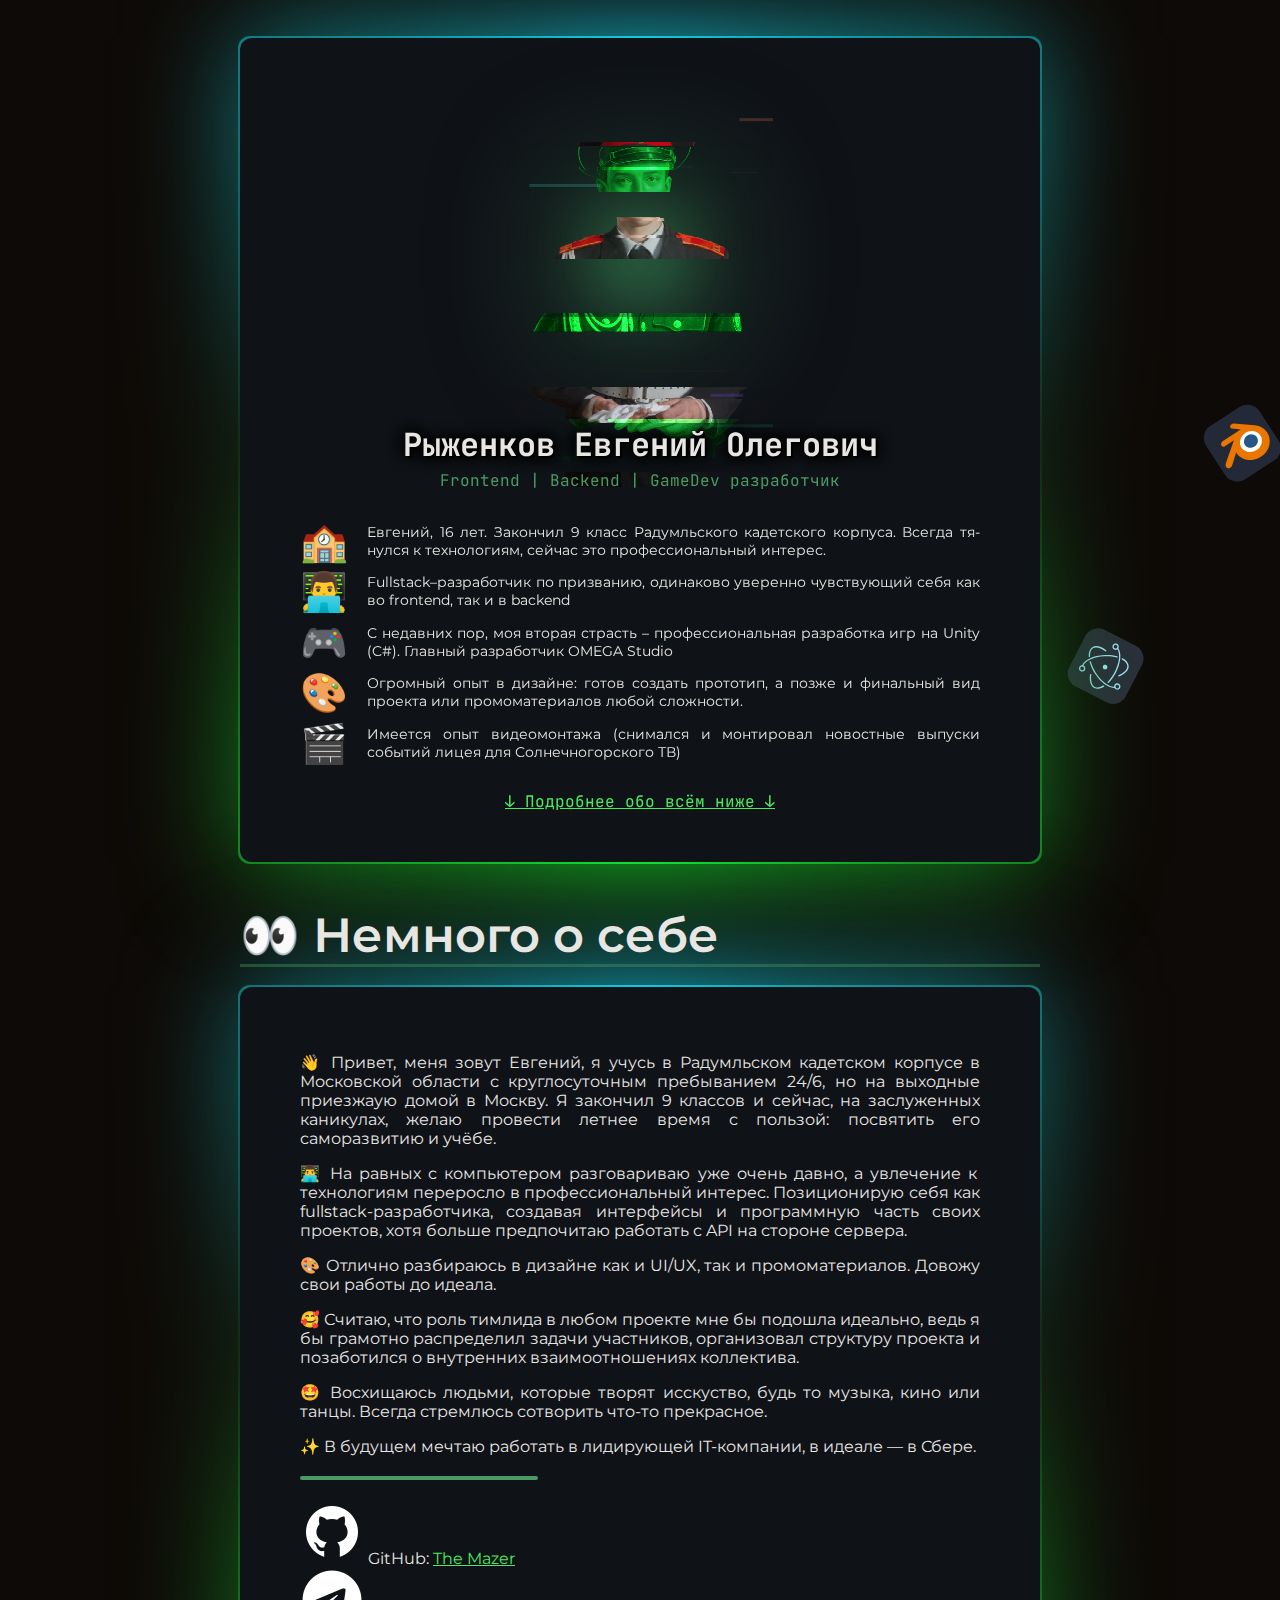
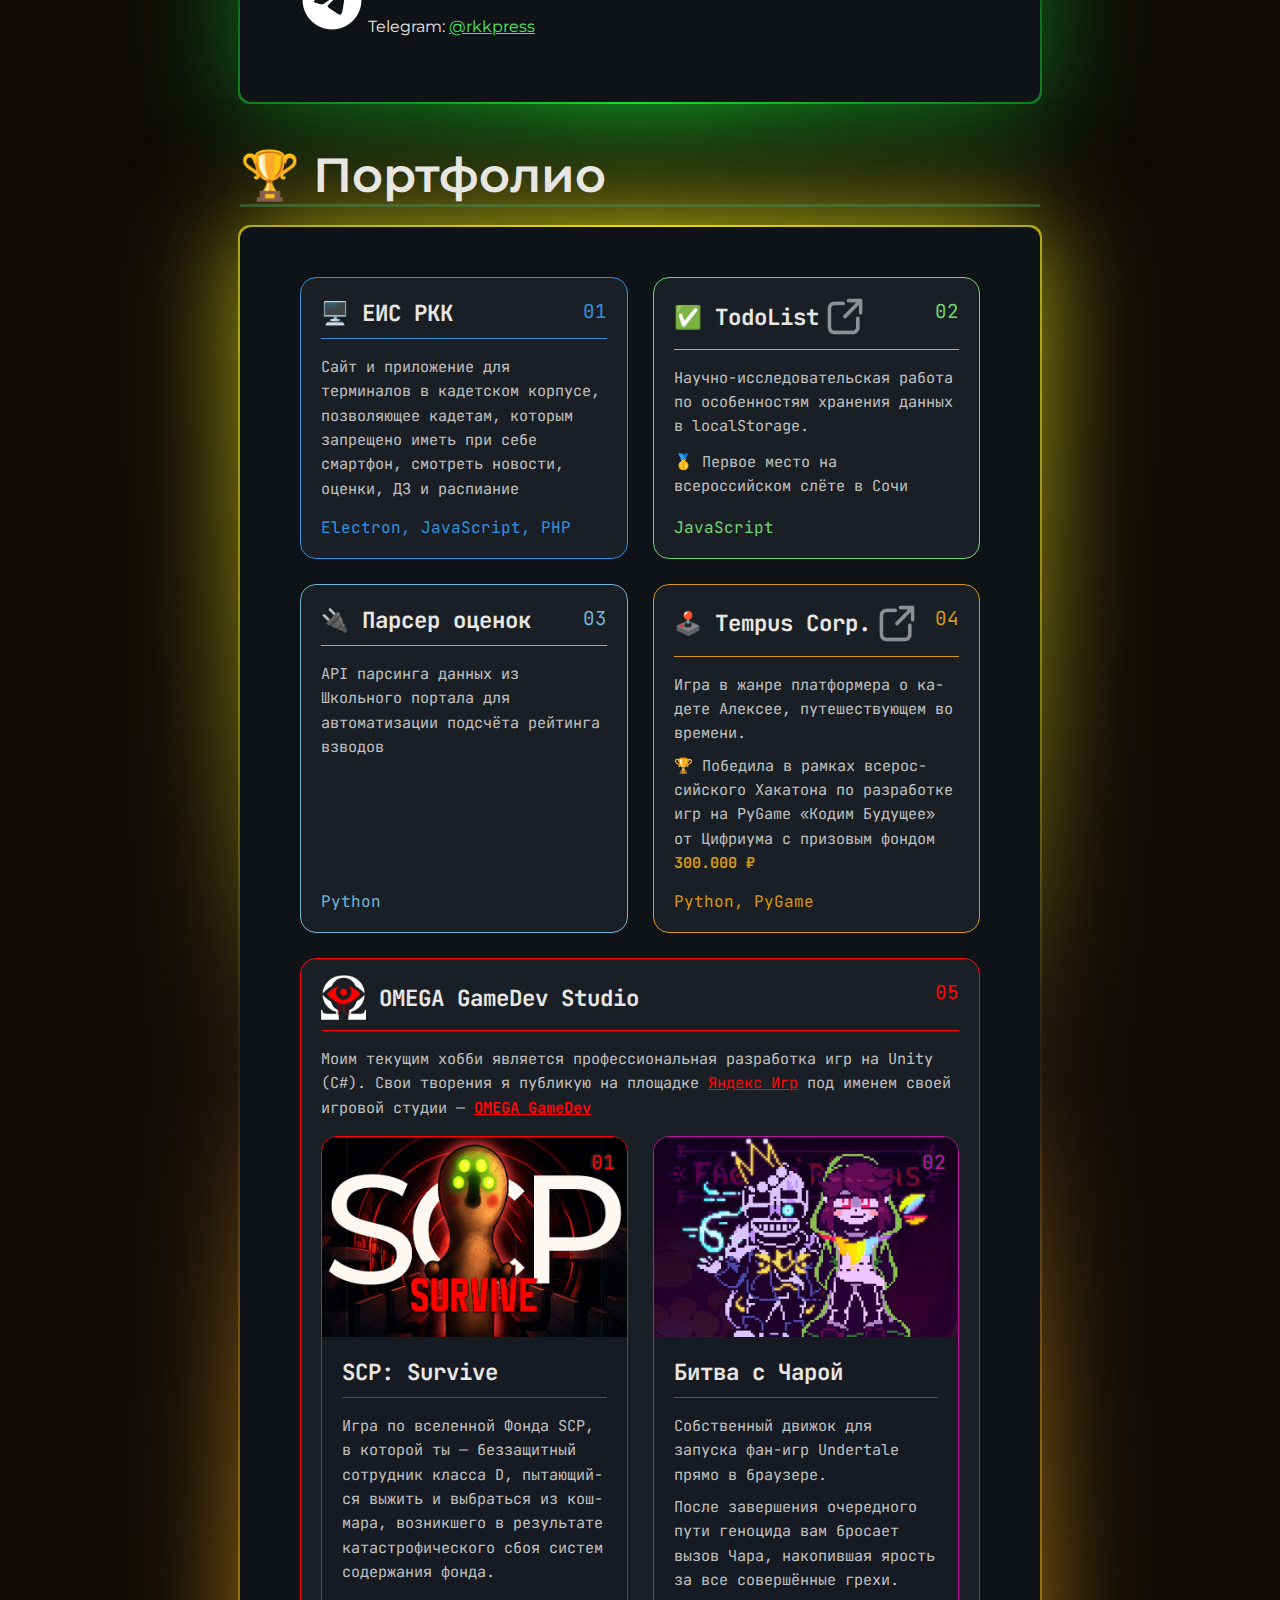
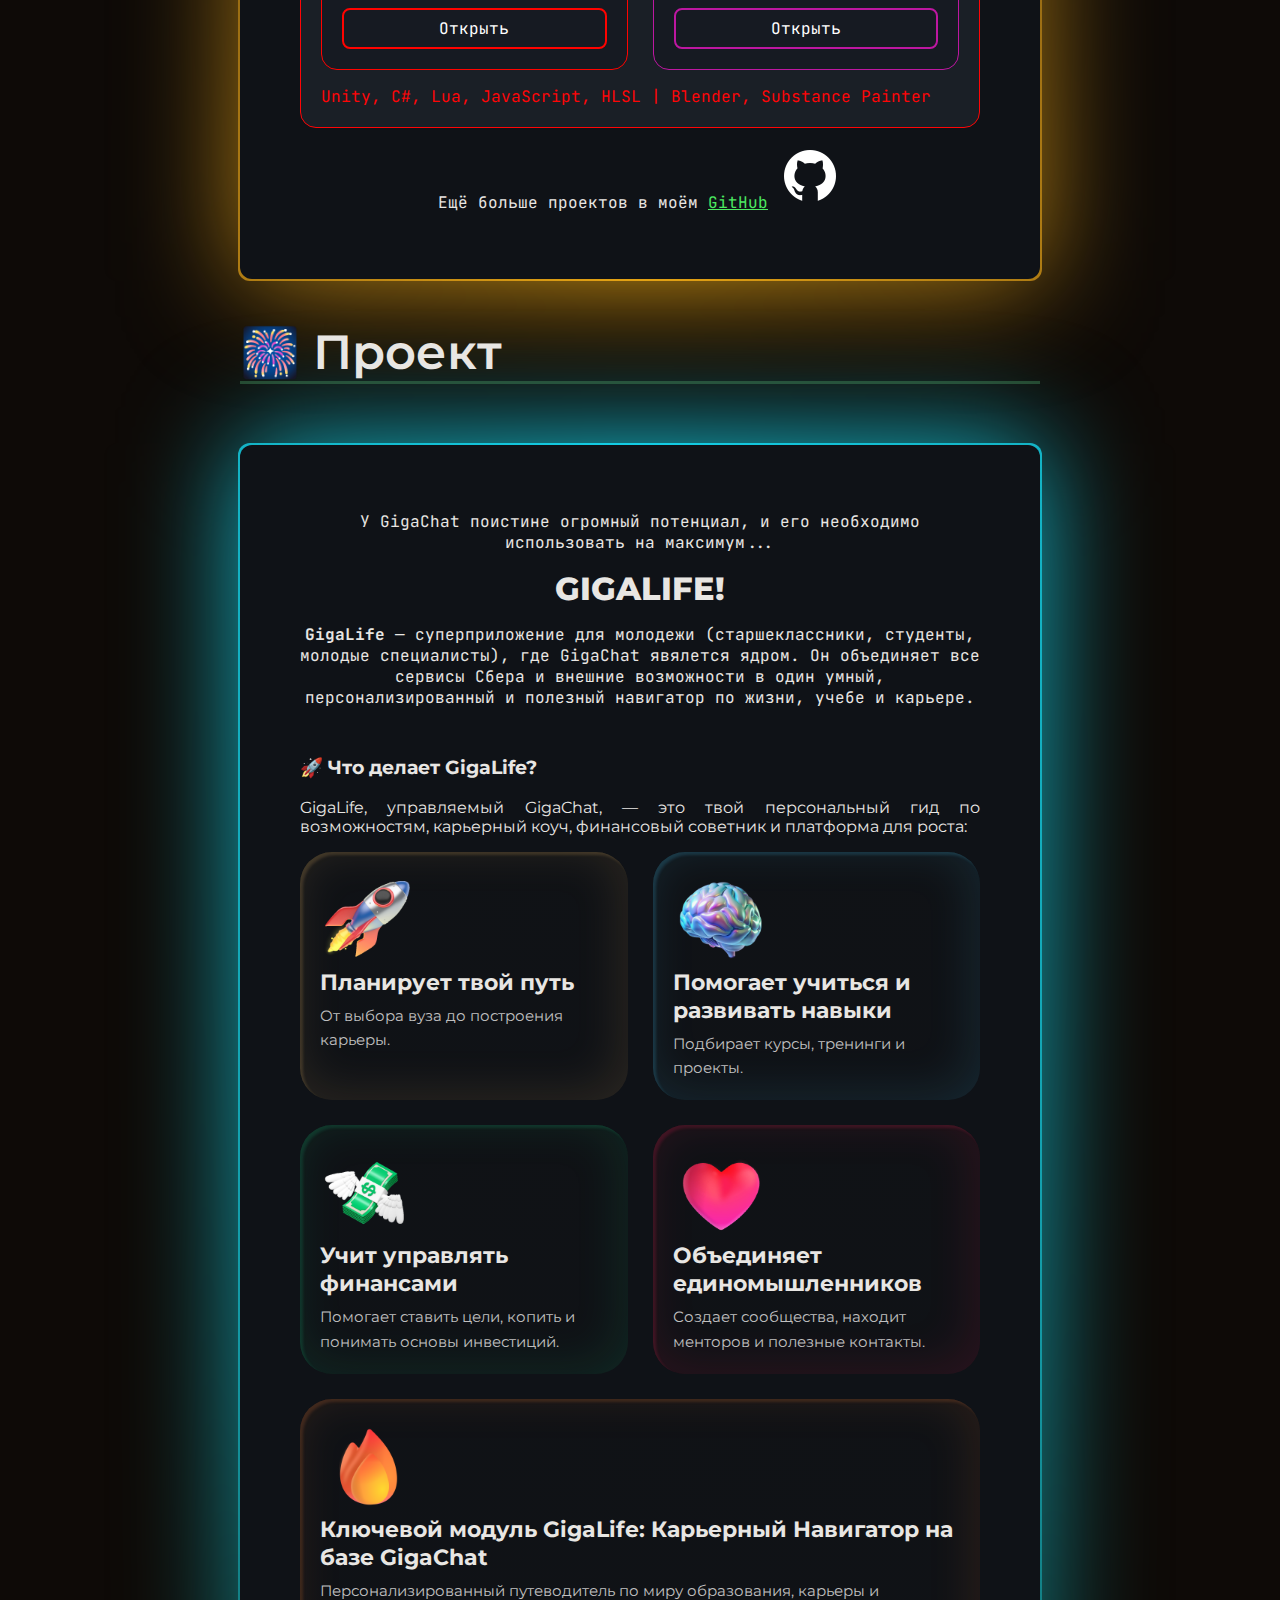
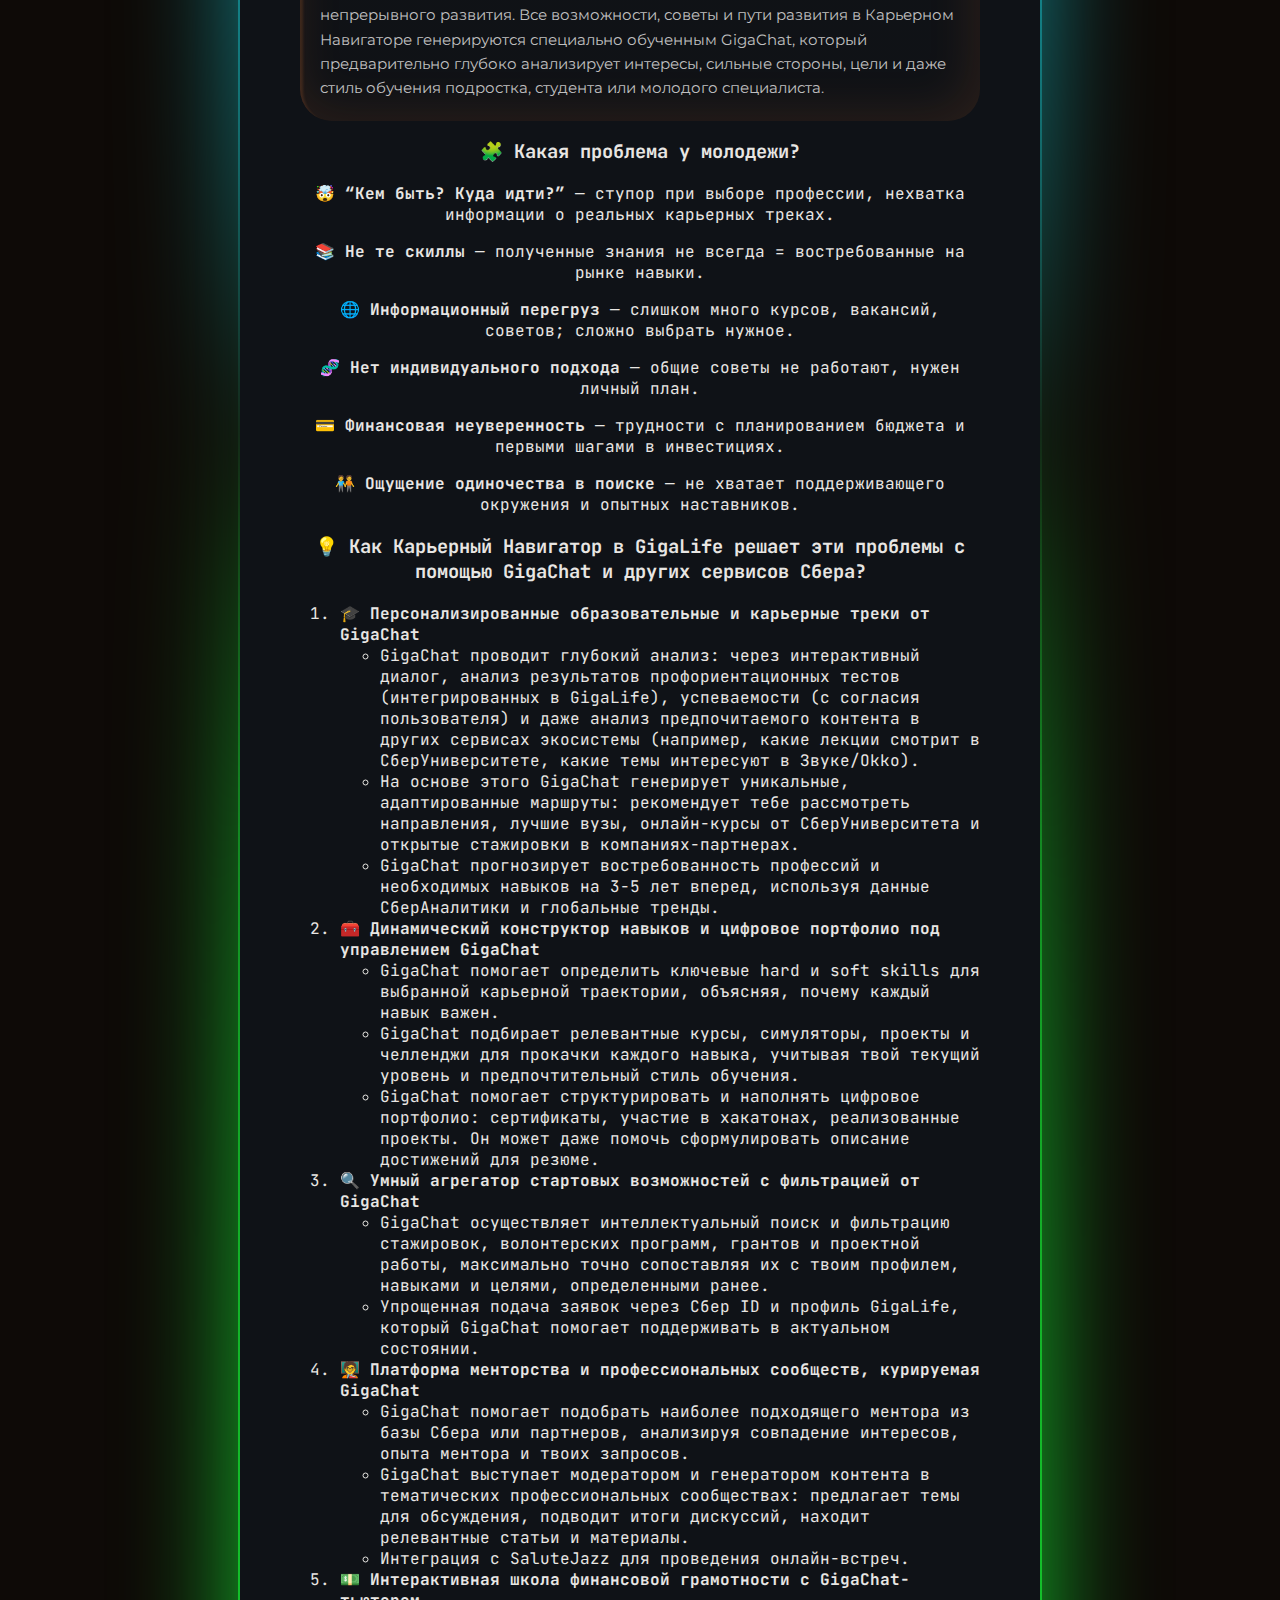
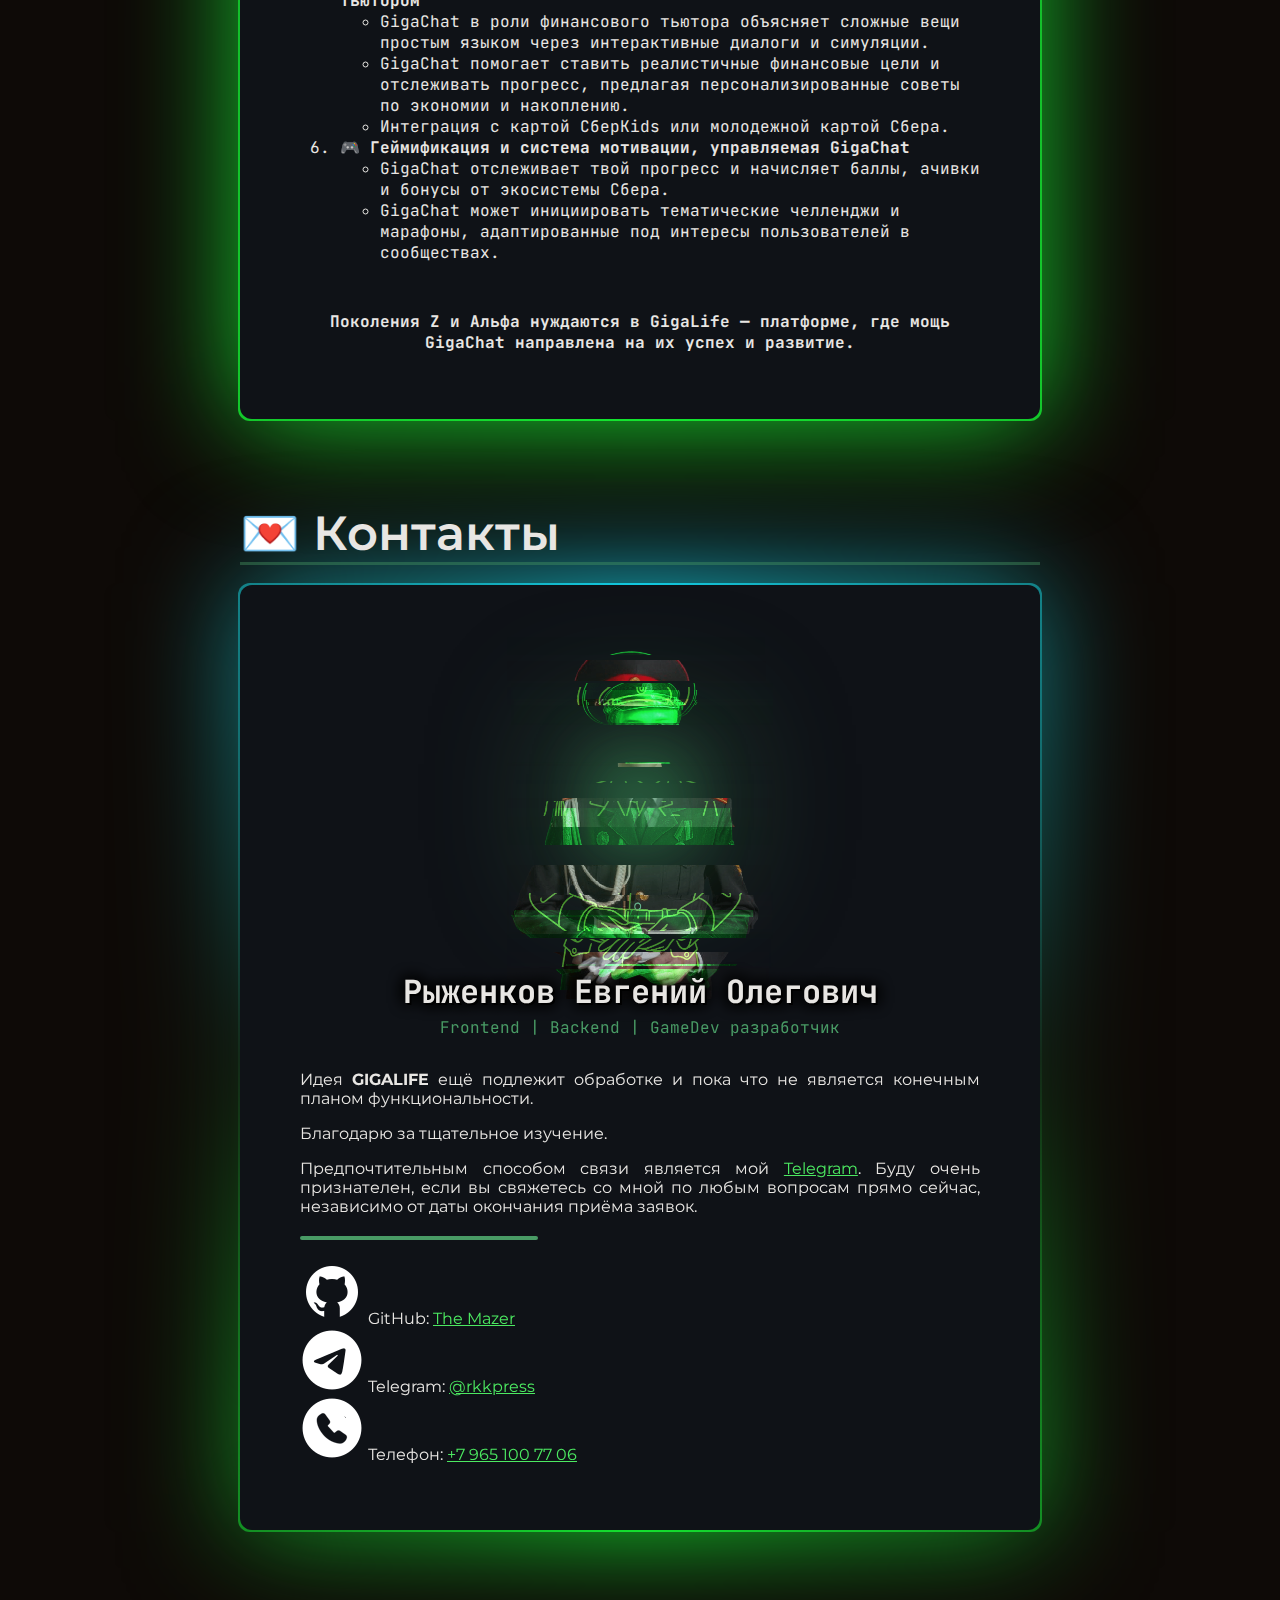
<file: index.html>
<!DOCTYPE html>
<html>
    <head>
        <meta charset="UTF-8">
        <meta name="viewport" content="width=device-width, initial-scale=1.0">
        <title>Тестовое задание » Сбер: Продуктовый марафон</title>
        <meta name="darkreader-lock">
        <link rel="stylesheet" href="css/main.css">
        <link rel="stylesheet" href="css/formatting.css">
        <link rel="stylesheet" href="css/font_import.css">
        <link rel="stylesheet" href="css/card_grid.css">
    </head>
    <body>
        <!-- <div class="video-background">
            <video autoplay muted loop class="video-content">  
                <source src="glitch_bg.mp4" type="video/mp4">  
            </video>
            <div class="overlay"></div>
        </div> -->
        <main class="content-wrapper">
            <div class="content">
                <div class="sourceImages">
                    <img id="sourceImage0" src="src/me_glitch_variants/0.png" style="display: none;">
                    <img id="sourceImage1" src="src/me_glitch_variants/1.png" style="display: none;">
                    <img id="sourceImage2" src="src/me_glitch_variants/2.png" style="display: none;">
                    <img id="sourceImage3" src="src/me_glitch_variants/3.png" style="display: none;">
                </div>
                <div class="person-container">
                    <div class="glow-orb"></div>
                    <canvas id="glitchCanvas" height="400" style="margin-bottom: -64px;"></canvas>
                </div>

                <div style="position: relative; z-index: 2;">
                    <h2 class="text-shadow">Рыженков Евгений Олегович</h2>
                    <p style="margin: 0.25em 0 2em 0;"><span class="accent">Frontend | Backend | GameDev разработчик</span></p>

                    <div class="p-block">
                        <div class="emoji-list">
                            <div class="emoji-item">
                                <span class="emoji-icon">🏫</span>
                                <span class="emoji-text">Евгений, 16 лет. За&shyкон&shyчил 9 класс Ра&shyдумльс&shyко&shyго ка&shyдетс&shyко&shyго кор&shyпу&shyса. Всегда тя&shyнул&shyся к тех&shyно&shyло&shyги&shyям, сей&shyчас это про&shyфес&shyси&shyо&shyналь&shyный ин&shyте&shyрес.</span>
                            </div>
                            <div class="emoji-item">
                                <span class="emoji-icon">👨‍💻</span>
                                <span class="emoji-text">Fullstack–разработчик по призванию, оди&shyна&shyко&shyво уве&shyрен&shyно чувст&shyву&shyю&shyщий себя как во frontend, так и в backend</span>
                            </div>
                            <div class="emoji-item">
                                <span class="emoji-icon">🎮</span>
                                <span class="emoji-text">С недавних пор, моя вторая страсть – про&shyфес&shyси&shyо&shyналь&shyная раз&shyра&shyбот&shyка игр на Unity (C#). Главный разработчик OMEGA Studio</span>
                            </div>
                            <div class="emoji-item">
                                <span class="emoji-icon">🎨</span>
                                <span class="emoji-text">Огромный опыт в дизайне: го&shyтов соз&shyдать про&shyто&shyтип, а поз&shyже и фи&shyналь&shyный вид про&shyек&shyта или про&shyмо&shyма&shyте&shyри&shyа&shyлов лю&shyбой слож&shyнос&shyти.</span>
                            </div>
                            <div class="emoji-item">
                                <span class="emoji-icon">🎬</span>
                                <span class="emoji-text">Имеется опыт видеомонтажа (снимался и монтировал новостные выпуски событий лицея для Солнечногорского ТВ)</span>
                            </div>
                        </div>
                    </div>

                    <p style="margin: 1em 0 0 0;" class="blinking"><a class="staticLink" href="#bio">↓ Подробнее обо всём ниже ↓</a></p>
                </div>

                <div class="tech-stack-icons fan-out">
                        <img src="src/tech_icons/Blender-Dark.svg" class="tech-icon">
                        <img src="src/tech_icons/CS.svg" class="tech-icon">
                        <img src="src/tech_icons/Electron.svg" class="tech-icon">
                        <img src="src/tech_icons/Figma-Dark.svg" class="tech-icon">
                        <img src="src/tech_icons/Git.svg" class="tech-icon">
                        <img src="src/tech_icons/GoLang.svg" class="tech-icon">
                        <img src="src/tech_icons/Idea-Dark.svg" class="tech-icon">
                        <img src="src/tech_icons/Premiere.svg" class="tech-icon">
                        <img src="src/tech_icons/JavaScript.svg" class="tech-icon">
                        <img src="src/tech_icons/Kotlin-Dark.svg" class="tech-icon">
                        <img src="src/tech_icons/Laravel-Dark.svg" class="tech-icon">
                        <img src="src/tech_icons/Lua-Dark.svg" class="tech-icon">
                        <img src="src/tech_icons/Photoshop.svg" class="tech-icon">
                        <img src="src/tech_icons/PHP-Dark.svg" class="tech-icon">
                        <img src="src/tech_icons/Java-Dark.svg" class="tech-icon">
                        <img src="src/tech_icons/PyCharm-Dark.svg" class="tech-icon">
                        <img src="src/tech_icons/Python-Dark.svg" class="tech-icon">
                        <img src="src/tech_icons/React-Dark.svg" class="tech-icon">
                        <img src="src/tech_icons/Rider-Dark.svg" class="tech-icon">
                        <img src="src/tech_icons/Unity-Dark.svg" class="tech-icon">
                    </div>
            </div>

            <h1 id="bio">👀 Немного о себе</h1>

            <div class="content">
                <div class="p-block">
                    <p>👋 Привет, меня зовут Евгений, я учусь в Радумльском кадетском корпусе в Московской области с круглосуточным пребыванием 24/6, но на выходные приезжаую домой в Москву.
                        Я закончил 9 классов и сейчас, на заслуженных каникулах, желаю провести летнее время с пользой: посвятить его саморазвитию и учёбе.</p>
                    <p>👨‍💻 На равных с компьютером разговариваю уже очень давно, а увлечение к технологиям переросло в профессиональный интерес. Позиционирую себя как fullstack-разработчика,
                        создавая интерфейсы и программную часть своих проектов, хотя больше предпочитаю работать с API на стороне сервера.</p>
                    <p>🎨 Отлично разбираюсь в дизайне как и UI/UX, так и промоматериалов. Довожу свои работы до идеала.</p>
                    <p>🥰 Считаю, что роль тимлида в любом проекте мне бы подошла идеально, ведь я бы грамотно распределил задачи участников, организовал структуру проекта и позаботился о
                        внутренних взаимоотношениях коллектива.</p>
                    <p>🤩 Восхищаюсь людьми, которые творят исскуство, будь то музыка, кино или танцы. Всегда стремлюсь сотворить что-то прекрасное.</p>
                    <p>✨ В будущем мечтаю работать в лидирующей IT-компании, в идеале — в Сбере.</p>
                    <hr>
                    <p><img class="text-icon" src="src/icons/github.png"> GitHub: <a href="https://github.com/TheMazer" target="_blank">The Mazer</a><br>
                       <img class="text-icon" src="src/icons/telegram.png"> Telegram: <a href="https://t.me/rkkpress" target="_blank">@rkkpress</a></p>
                </div>
            </div>

            <h1 id="portfolio" class="gold-frame">🏆 Портфолио</h1>

            <div class="content gold-frame">
                <div class="card-grid">
                    <div class="card" style="--accent: #3291df;">
                        <div class="card-content">
                            <span class="card-id">01</span>
                            <h3 class="card-title">🖥️ ЕИС РКК</h3>
                            <p class="card-description">Сайт и приложение для терминалов в кадетском корпусе, позволяющее кадетам,
                                которым запрещено иметь при себе смартфон, смотреть новости, оценки, ДЗ и распиание</p>
                            <span class="card-footer">Electron, JavaScript, PHP</span>
                        </div>
                    </div>

                    <div class="card" style="--accent: #72d476;">
                        <div class="card-content">
                            <span class="card-id">02</span>
                            <h3 class="card-title"><a href="https://github.com/TheMazer/TodoList" target="_blank">
                                ✅  TodoList <img style="margin-left: -0.4em;" class="text-icon" src="src/icons/external_link.png"></a></h3>
                            <p class="card-description">Научно-исследовательская работа по особенностям хранения данных в localStorage.</p>
                            <p class="card-description">🥇 Первое место на всероссийском слёте в Сочи</p>
                            <span class="card-footer">JavaScript</span>
                        </div>
                    </div>

                    <div class="card" style="--accent: #72b5d4;">
                        <div class="card-content">
                            <span class="card-id">03</span>
                            <h3 class="card-title">🔌 Парсер оценок</h3>
                            <p class="card-description">API парсинга данных из Школьного портала для автоматизации подсчёта рейтинга взводов</p>
                            <span class="card-footer">Python</span>
                        </div>
                    </div>

                    <div class="card" style="--accent: #d69814;">
                        <div class="card-content">
                            <span class="card-id">04</span>
                            <h3 class="card-title"><a href="https://github.com/TheMazer/CodeFutureHackathon" target="_blank">
                                🕹️ Tempus Corp. <img style="margin-left: -0.4em;" class="text-icon" src="src/icons/external_link.png"></a></h3>
                            <p class="card-description">Игра в жан&shyре плат&shyфор&shyме&shyра о ка&shyде&shyте Алек&shyсее,
                                пу&shyте&shyшест&shyву&shyю&shyщем во вре&shyме&shyни.</p>
                            <p class="card-description">🏆 По&shyбе&shyди&shyла в рам&shyках все&shyрос&shyсийс&shyко&shyго
                                Ха&shyка&shyто&shyна по раз&shyра&shyбот&shyке игр на PyGame «Кодим Будущее» от Цифриума с
                                при&shyзо&shyвым фон&shyдом <b style="color: #d69814;">300.000 ₽</b></p>
                            <span class="card-footer">Python, PyGame</span>
                        </div>
                    </div>

                    <div class="card full-width" style="--accent: #ff0506;">
                        <div class="card-content">
                            <span class="card-id">05</span>
                            <h3 class="card-title"><img src="src/icons/omega_studio.png"> OMEGA GameDev Studio</h3>
                            <p class="card-description">Моим текущим хобби является профессиональная разработка игр на Unity (C#).
                                Свои творения я публикую на площадке <a href="https://yandex.ru/games/developer/88490" target="_blank">Яндекс Игр</a>
                                под именем своей игровой студии — <a href="https://omega-gamedev.ru" target="_blank"><b>OMEGA GameDev</b></a></p>
                            


                            <div class="card-grid" style="margin-top: 16px;">
                                <div class="card" style="--accent: #ff0300; --card-bg: #161a22;">
                                    <img src="src/thumbs/thumb_scp.png" class="card-image">
                                    <div class="card-content">
                                        <span class="card-id" style="top: 12px; right: 12px;">01</span>
                                        <h3 class="card-title">SCP: Survive</h3>
                                        <p class="card-description">Игра по все&shyлен&shyной Фонда SCP, в ко&shyто&shyрой ты — без&shyза&shyщит&shyный
                                            сот&shyруд&shyник клас&shyса D, пы&shyта&shyю&shyщий&shyся вы&shyжить и выб&shyрать&shyся из кош&shyма&shyра,
                                            воз&shyник&shyше&shyго в ре&shyзуль&shyта&shyте ка&shyтаст&shyро&shyфи&shyчес&shyко&shyго сбоя сис&shyтем
                                            со&shyдер&shyжа&shyния фонда.</p>
                                        <a class="button" href="https://yandex.ru/games/app/412439?utm_source=game_popup_menu" target="_blank">Открыть</a>
                                    </div>
                                </div>

                                <div class="card" style="--accent: #bd17a1; --card-bg: #161a22;">
                                    <img src="src/thumbs/thumb_fd.png" class="card-image">
                                    <div class="card-content">
                                        <span class="card-id" style="top: 12px; right: 12px;">02</span>
                                        <h3 class="card-title">Битва с Чарой</h3>
                                        <p class="card-description">Собственный движок для запуска фан-игр Undertale прямо в браузере.</p>
                                        <p class="card-description">После завершения очередного пути геноцида вам бросает вызов Чара, накопившая ярость за все совершённые грехи.</p>
                                        <a class="button" href="https://yandex.ru/games/app/433060?utm_source=game_popup_menu" target="_blank">Открыть</a>
                                    </div>
                                </div>
                            </div>


                            <span class="card-footer">Unity, C#, Lua, JavaScript, HLSL | Blender, Substance Painter</span>
                        </div>
                    </div>
                </div>

                <p>Ещё больше проектов в моём <a href="https://github.com/TheMazer" target="_blank">GitHub</a> <img class="text-icon" src="src/icons/github.png"></p>
            </div>

            <h1 id="project" class="purple-frame">🎆 Проект</h1>

            <div class="giga-logo-sticky-wrapper">
                <div class="giga-logo" id="gigaLogo">
                    <img src="src/logos/giga_life.svg" class="giga-logo">
                </div>
            </div>

            <div class="content purple-frame">
                <p>У GigaChat поистине огромный потенциал, и его необходимо использовать на максимум...</p>
                <h2 class="montserrat" style="font-weight: 800;">GIGALIFE!</h2>
                <p><b>GigaLife</b> — суперприложение для молодежи (старшеклассники, студенты, молодые специалисты), где GigaChat
                    явялется ядром. Он объединяет все сервисы Сбера и внешние возможности в один умный, персонализированный
                    и полезный навигатор по жизни, учебе и карьере.</p>

                <div class="p-block" style="margin-top: 48px;">
                    <h3 class="p-heading">🚀 Что делает <span>GigaLife</span>?</h3>
                    <p>GigaLife, управляемый GigaChat, — это твой персональный гид по возможностям, карьерный коуч,
                        финансовый советник и платформа для роста:</p>
                </div>

                <div class="card-grid">
                    <div class="giga card" style="--shade: 255, 200, 112;">
                        <div class="card-content">
                            <img src="src/icons/rocket_3d.png" style="width: 6em; height: 6em;">
                            <h3 class="card-title">Планирует твой путь</h3>
                            <p class="card-description">От выбора вуза до построения карьеры.</p>
                        </div>
                    </div>

                    <div class="giga card" style="--shade: 73, 207, 255;">
                        <div class="card-content">
                            <img src="src/icons/brain_3d.png" style="width: 6em; height: 6em;">
                            <h3 class="card-title">Помогает учиться и развивать навыки</h3>
                            <p class="card-description">Подбирает курсы, тренинги и проекты.</p>
                        </div>
                    </div>

                    <div class="giga card" style="--shade: 24, 202, 128;">
                        <div class="card-content">
                            <img src="src/icons/wing-money_3d.png" style="width: 6em; height: 6em;">
                            <h3 class="card-title">Учит управлять финансами</h3>
                            <p class="card-description">Помогает ставить цели, копить и понимать основы инвестиций.</p>
                        </div>
                    </div>

                    <div class="giga card" style="--shade: 252, 35, 88;">
                        <div class="card-content">
                            <img src="src/icons/heart_3d.png" style="width: 6em; height: 6em;">
                            <h3 class="card-title">Объединяет единомышленников</h3>
                            <p class="card-description">Создает сообщества, находит менторов и полезные контакты.</p>
                        </div>
                    </div>

                    <div class="giga card full-width" style="--shade: 255, 132, 60;">
                        <div class="card-content">
                            <img src="src/icons/fire_3d.png" style="width: 6em; height: 6em;">
                            <h3 class="card-title">Ключевой модуль GigaLife: Карьерный Навигатор на базе GigaChat</h3>
                            <p class="card-description">Персонализированный путеводитель по миру образования, карьеры и непрерывного
                                развития. Все возможности, советы и пути развития в Карьерном Навигаторе генерируются специально
                                обученным GigaChat, который предварительно глубоко анализирует интересы, сильные стороны, цели и даже
                                стиль обучения подростка, студента или молодого специалиста.</p>
                        </div>
                    </div>
                </div>

                <h3 class="p-heading">🧩 Какая проблема у молодежи?</h3>
                
                <p class="quote">🤯 <b>“Кем быть? Куда идти?”</b> — ступор при выборе профессии, нехватка информации о реальных карьерных треках.</p>
                <p class="quote">📚 <b>Не те скиллы</b> — полученные знания не всегда = востребованные на рынке навыки.</p>
                <p class="quote">🌐 <b>Информационный перегруз</b> — слишком много курсов, вакансий, советов; сложно выбрать нужное.</p>
                <p class="quote">🧬 <b>Нет индивидуального подхода</b> — общие советы не работают, нужен личный план.</p>
                <p class="quote">💳 <b>Финансовая неуверенность</b> — трудности с планированием бюджета и первыми шагами в инвестициях.</p>
                <p class="quote">🧑‍🤝‍🧑 <b>Ощущение одиночества в поиске</b> — не хватает поддерживающего окружения и опытных наставников.</p>

                <h3 class="p-heading">💡 Как <span>Карьерный Навигатор в GigaLife</span> решает эти проблемы с помощью <span>GigaChat</span> и
                    <span>других сервисов Сбера?</span></h3>

                <div style="text-align: left;">
                    <ol>
                        <li>
                            <b>🎓 Персонализированные образовательные и карьерные треки от GigaChat</b>
                            <ul>
                                <li>
                                    GigaChat проводит глубокий анализ: через интерактивный диалог, анализ результатов профориентационных тестов
                                    (интегрированных в GigaLife), успеваемости (с согласия пользователя) и даже анализ предпочитаемого контента
                                    в других сервисах экосистемы (например, какие лекции смотрит в СберУниверситете, какие темы интересуют в Звуке/Okko).
                                </li>
                                <li>
                                    На основе этого GigaChat генерирует уникальные, адаптированные маршруты: рекомендует тебе рассмотреть направления,
                                    лучшие вузы, онлайн-курсы от СберУниверситета и открытые стажировки в компаниях-партнерах.
                                </li>
                                <li>
                                    GigaChat прогнозирует востребованность профессий и необходимых навыков на 3-5 лет вперед, используя данные
                                    СберАналитики и глобальные тренды.
                                </li>
                            </ul>
                        </li>
                        <li>
                            <b>🧰 Динамический конструктор навыков и цифровое портфолио под управлением GigaChat</b>
                            <ul>
                                <li>
                                    GigaChat помогает определить ключевые hard и soft skills для выбранной карьерной траектории, объясняя, почему
                                    каждый навык важен.
                                </li>
                                <li>
                                    GigaChat подбирает релевантные курсы, симуляторы, проекты и челленджи для прокачки каждого навыка, учитывая
                                    твой текущий уровень и предпочтительный стиль обучения.
                                </li>
                                <li>
                                    GigaChat помогает структурировать и наполнять цифровое портфолио: сертификаты, участие в хакатонах, реализованные
                                    проекты. Он может даже помочь сформулировать описание достижений для резюме.
                                </li>
                            </ul>
                        </li>
                        <li>
                            <b>🔍 Умный агрегатор стартовых возможностей с фильтрацией от GigaChat</b>
                            <ul>
                                <li>
                                    GigaChat осуществляет интеллектуальный поиск и фильтрацию стажировок, волонтерских программ, грантов и проектной
                                    работы, максимально точно сопоставляя их с твоим профилем, навыками и целями, определенными ранее.
                                </li>
                                <li>
                                    Упрощенная подача заявок через Сбер ID и профиль GigaLife, который GigaChat помогает поддерживать в актуальном состоянии.
                                </li>
                            </ul>
                        </li>
                        <li>
                            <b>🧑‍🏫 Платформа менторства и профессиональных сообществ, курируемая GigaChat</b>
                            <ul>
                                <li>
                                    GigaChat помогает подобрать наиболее подходящего ментора из базы Сбера или партнеров, анализируя совпадение интересов,
                                    опыта ментора и твоих запросов.
                                </li>
                                <li>
                                    GigaChat выступает модератором и генератором контента в тематических профессиональных сообществах: предлагает темы для
                                    обсуждения, подводит итоги дискуссий, находит релевантные статьи и материалы.
                                </li>
                                <li>
                                    Интеграция с SaluteJazz для проведения онлайн-встреч.
                                </li>
                            </ul>
                        </li>
                        <li>
                            <b>💵 Интерактивная школа финансовой грамотности с GigaChat-тьютором</b>
                            <ul>
                                <li>
                                    GigaChat в роли финансового тьютора объясняет сложные вещи простым языком через интерактивные диалоги и симуляции.
                                </li>
                                <li>
                                    GigaChat помогает ставить реалистичные финансовые цели и отслеживать прогресс, предлагая персонализированные советы
                                    по экономии и накоплению.
                                </li>
                                <li>
                                    Интеграция с картой СберKids или молодежной картой Сбера.
                                </li>
                            </ul>
                        </li>
                        <li>
                            <b>🎮 Геймификация и система мотивации, управляемая GigaChat</b>
                            <ul>
                                <li>
                                    GigaChat отслеживает твой прогресс и начисляет баллы, ачивки и бонусы от экосистемы Сбера.
                                </li>
                                <li>
                                    GigaChat может инициировать тематические челленджи и марафоны, адаптированные под интересы пользователей в сообществах.
                                </li>
                            </ul>
                        </li>
                    </ol>
                </div>

                <p style="margin-top: 48px;"><b>Поколения Z и Альфа нуждаются в GigaLife — платформе, где мощь GigaChat направлена на их успех и развитие.</b></p>
            </div>

            <div class="logo-stop-container" id="logoStopContainer">
                <div class="giga-logo" id="dockedGigaLogo">
                    <img src="src/logos/giga_life.svg">
                </div>
            </div>

            <h1 id="contacts">💌 Контакты</h1>
            
            <div class="content">
                <div class="person-container">
                    <div class="glow-orb"></div>
                    <canvas id="glitchCanvas2" height="400" style="margin-bottom: -64px;"></canvas>
                </div>

                <div style="position: relative; z-index: 2;">
                    <h2 class="text-shadow">Рыженков Евгений Олегович</h2>
                    <p style="margin: 0.25em 0 2em 0;"><span class="accent">Frontend | Backend | GameDev разработчик</span></p>

                    <div class="p-block">
                        <p>Идея <b>GIGALIFE</b> ещё подлежит обработке и пока что не является конечным планом функциональности.</p>
                        <p>Благодарю за тщательное изучение.</p>
                        <p>Предпочтительным способом связи является мой <a href="https://t.me/rkkpress" target="_blank">Telegram</a>. Буду очень признателен, если вы свяжетесь со
                            мной по любым вопросам прямо сейчас, независимо от даты окончания приёма заявок.</p>
                        <hr>
                        <p>
                            <img class="text-icon" src="src/icons/github.png"> GitHub: <a href="https://github.com/TheMazer" target="_blank">The Mazer</a><br>
                            <img class="text-icon" src="src/icons/telegram.png"> Telegram: <a href="https://t.me/rkkpress" target="_blank">@rkkpress</a><br>
                            <img class="text-icon" src="src/icons/phone.png"> Телефон: <a href="tel:+79651007706">+7 965 100 77 06</a>
                        </p>
                    </div>
            </div>
        </main>

        <script src="js/glitcher.js"></script>
        <script src="js/sticky_logo.js"></script>
        <script src="js/offset_calc.js"></script>
        <script src="js/animate_icons.js"></script>
        <script src="js/headings_anchor_integration.js"></script>
        <script>
            window.onload = function() {
                centerFirstContentBlock();
                document.body.style.visibility = 'visible';
            };
        </script>
    </body>
</html>
</file>
<file: css/main.css>
:root {
    --frame-color-1: #14cee6;
    --frame-color-2: #132414;
    --frame-color-3: #14e630;

    --heading-line: #499b6566;

    --link-color: #4ce961;
    --link-color-visited: rgb(37, 155, 37);
    --accent-color: #499b65;
}

*, *::before, *::after {
    box-sizing: border-box;
}

html, body {
    width: 100%;
    margin: 0;
    font-family: "JetBrains Mono", monospace;
    font-weight: 400;

    background-color: #0e0a07;
    color: #e8e6e3;

    user-select: none;
    /* visibility: hidden; */

    overflow-x: hidden;
    scroll-behavior: smooth;
}

body {
    display: flex;
    /* justify-content: center; <-- Это центрирует .content-wrapper по горизонтали, если он не 100% ширины */
    /* align-items: center;    <-- Это центрирует .content-wrapper по вертикали, если body имеет высоту */
    flex-direction: column;
    background-color: transparent;
    min-height: 100vh; /* Чтобы body занимал всю высоту для вертикального центрирования, если нужно */
}

.content-wrapper {
    padding: 8vh 0;
    display: flex;
    flex-direction: column;
    gap: 20px;
    align-items: center; /* Центрирует .content блоки по горизонтали */
    z-index: 1;
    width: 100%; /* Убедимся, что обертка может растягиваться на всю ширину */
}

.video-background {
    position: fixed;
    top: 0;
    left: 0;
    width: 100%;
    height: 100%;
    overflow: hidden;
    z-index: -1;
    /* filter: blur(1rem); */
}

video {  
    min-width: 100%;
    min-height: 100%;
    width: auto;  
    height: auto;  
    position: absolute;
    top: 50%;
    left: 50%;
    z-index: -1;
    transform: translate(-50%, -50%);
}

.overlay {
    position: absolute;
    top: 0;
    left: 0;
    width: 100%;
    height: 100%;
    /* background-color: rgba(0, 0, 0, 0.75); */
    z-index: 0;
}

.content {
    background-color: #0f1217;
    text-align: center;
    position: relative;

    /* Стили по умолчанию (для ПК) */
    width: 80%;           /* Ширина для ПК */
    max-width: 800px;     /* Максимальная ширина, чтобы не был слишком широким. Подберите значение. */
    padding: 50px 60px;   /* Отступы для ПК */
    border-radius: 12px;  /* Скругление для ПК */
    /* margin: 0 auto;    Можно добавить для явного центрирования,
                           но align-items: center на .content-wrapper уже это делает */
}

@property --gradient-angle {
    syntax: "<angle>";
    initial-value: 0deg;
    inherits: false;
}

@keyframes rotation {
    0%   { --gradient-angle: 0deg; }
    100% { --gradient-angle: 360deg; }
}

.gold-frame {
    --frame-color-1: #e6e314;
    --frame-color-2: #241813;
    --frame-color-3: #e6a414;

    --heading-line: #a8994166;

    --link-color: #e9d94c;
    --link-color-visited: rgb(155, 124, 37);
    --accent-color: #9b8549;
}

.content::before,
.content::after {
    content: "";
    position: absolute;
    inset: -2px;
    z-index: -1;
    background: conic-gradient(
        from var(--gradient-angle),
        var(--frame-color-1),
        var(--frame-color-2),
        var(--frame-color-3),
        var(--frame-color-2),
        var(--frame-color-1)
    );
    border-radius: inherit;
    animation: rotation 30s linear infinite;
}

.content::after {
    filter: blur(3.5rem);
}

@media (max-width: 768px) { /* Выберите точку перехода (breakpoint) */
    .content-wrapper {
        padding-top: 10vh; /* Можно уменьшить верхний отступ на мобильных */
    }

    .content {
        width: 100%;          /* Полная ширина на мобильных */
        padding: 40px 20px;   /* Уменьшенные отступы для мобильных */
        border-radius: 0;     /* Убираем скругление на мобильных */
    }
}


.tech-stack-icons.fan-out {
    display: block; /* Или flex, если внутри еще что-то, но для абсолютных детей не так важно */
    position: absolute;
    top: 0;
    left: 0;
    width: 100%;
    height: 100%;
    z-index: -2;
    pointer-events: none; /* Чтобы контейнер не мешал взаимодействию с контентом под ним */
}

.tech-stack-icons.fan-out .tech-icon {
    width: 64px; /* Размер иконки */
    height: 64px;
    position: absolute;
    /* Начальное положение - центр родительского .tech-stack-icons (который = .content) */
    left: 50%;
    top: 50%;
    opacity: 0;
    /* Начальный transform: отцентрировать, уменьшить */
    transform: translate(-50%, -50%) scale(0.3);
    transform-origin: center center; /* Точка трансформации для вращения и масштабирования */

    /* Плавный переход для свойств, которые будет изменять JS */
    transition: transform 0.8s cubic-bezier(0.25, 0.46, 0.45, 0.94),
                opacity 0.5s ease-out;
}


hr {
  border: none; /* Удаляет стандартную границу */
  height: 4px; /* Толщина линии */
  background-color: var(--accent-color); /* Цвет линии */
  width: 35%; /* Ширина линии */
  margin: 20px 0; /* Отступы сверху и снизу, выравнивание по центру */
  border-radius: 2px; /* Скругление краев */
}


#glitchCanvas {
    position: relative;
    z-index: 1;
}

.person-container {
    position: relative; /* <--- ВАЖНО! Это создаст контекст позиционирования для .pulsating-glow-orb */
    display: flex; /* Если вы хотите, чтобы canvas и orb влияли на размеры друг друга или для выравнивания */
    flex-direction: column; /* Расположить элементы в столбик (canvas над orb по умолчанию) */
    align-items: center;
}

.glow-orb {
    width: 0;  /* Размер самого шара */
    height: 0;
    background-color: #7df9ff; /* Яркий цвет ядра шара (например, неоновый голубой) */
    border-radius: 50%; /* Делает div круглым */

    position: absolute;   /* Абсолютное позиционирование */
    left: 50%;            /* Центрируем по горизонтали */
    top: 50%;         /* Располагаем НИЖНИЙ край орба на -30px от нижнего края .person-container. */
                          /* Это означает, что большая часть орба будет ВНУТРИ .person-container, */
                          /* но его центр будет ниже центра .person-container. */
                          /* Поэкспериментируйте с этим значением. Например, bottom: 0; поместит нижний край орба */
                          /* на нижний край person-container, а bottom: 20px; поднимет его выше. */
                          /* Чтобы он был "чуть выше центрального низа", значение должно быть таким, */
                          /* чтобы центр орба (примерно на bottom + height/2) был выше низа контейнера. */
                          /* Если хотите, чтобы он был чуть выше НИЗА CANVAS, то см. альтернативу ниже. */
    transform: translateX(-50%); /* Точное горизонтальное центрирование */
    transform: translateY(-50%);

    /*
     Многослойный box-shadow для создания глубокого свечения:
     1. Внутренний яркий блик (почти белый)
     2. Основное свечение цвета шара
     3. Более широкое, более прозрачное внешнее свечение
     Формат: offsetX offsetY blurRadius spreadRadius color
    */
    box-shadow:
        0 0 60px 48px #3ba35e66,  /* Основное свечение цвета шара */
        0 0 120px 96px #499b6442; /* Внешнее, более мягкое и широкое свечение */

    /* Анимация */
    animation: pulseAnimation 5s infinite ease-in-out;
    /*
      pulseAnimation: имя анимации (см. @keyframes ниже)
      2.5s: длительность одного цикла анимации
      infinite: повторять бесконечно
      ease-in-out: функция плавности (сначала медленно, ускоряется, потом замедляется)
    */
}

@keyframes pulseAnimation {
    0% {
        transform: translateX(-50%) translateY(-50%) scale(0.95); /* Немного уменьшен в начале */
        box-shadow:
            0 0 60px 48px #3ba35e66, /* spread: 12px*4=48px, blur: 20px*3=60px */
            0 0 120px 96px #499b6442;/* spread: 25px*~3.8=96px, blur: 40px*3=120px */
    }
    50% {
        transform: translateX(-50%) translateY(-50%) scale(1.05); /* Немного увеличен в середине пульсации */
        box-shadow:
            0 0 100px 52px #3ba35e66, /* spread: 20px*4=80px, blur: 35px*~2.8=100px */
            0 0 200px 100px #499b6442; /* spread: 40px*4=160px, blur: 70px*~2.8=200px */
    }
    100% {
        transform: translateX(-50%) translateY(-50%) scale(0.95); /* Возвращается к начальному уменьшенному состоянию */
        box-shadow:
            0 0 60px 48px #3ba35e66,
            0 0 120px 96px #499b6442;
    }
}
</file>
<file: css/formatting.css>
h1 {
    font-size: 3em;
    margin: 24px 0 0 0;
    font-family: "Montserrat", sans-serif;
    font-weight: 600;

    border-bottom: solid 3px #499b6566;

    text-align: left;
    position: relative;

    width: 80%;
    max-width: 800px;
}

@media (max-width: 768px) { /* Выберите точку перехода (breakpoint) */
    h1 {
        width: 100%;
    }
}

h2 {
    font-size: 2em;
    margin: 0;
}

.p-block {
    text-align: justify;
    
    font-family: "Montserrat", sans-serif;
    font-optical-sizing: auto;
    font-weight: 400;
    font-style: normal;
}

.accent {
    color: #499b65;
    font-size: 1em;
}

.text-shadow {
    text-shadow:
        2px 2px 0px #000000,
        0px 0px 16px #000000,
        0px 0px 16px #000000,
        0px 0px 16px #000000,
        0px 0px 16px #000000;
}

a, a:link, a:hover, a:active {
    color: #4ce961;
}
a:visited {
    color: rgb(37, 155, 37);
}


.emoji-list {
    display: inline-block; /* Чтобы список был блочным, но его можно было центрировать с помощью text-align: center на родителе .content */
}

/* Каждая строка: эмодзи + текст */
.emoji-item {
    display: flex;          /* Включаем Flexbox для расположения эмодзи и текста в ряд */
    /* align-items: center;    /* Вертикальное выравнивание по центру, если эмодзи и текст разной высоты */
    margin-bottom: 0.75em;  /* Отступ между строками (можно использовать px, например 10px) */
}

/* Стили для эмодзи */
.emoji-icon {
    font-size: 2.4em;       /* Увеличиваем размер эмодзи (подберите значение) */
    margin-right: 0.5em;    /* Отступ справа от эмодзи (относительно размера шрифта эмодзи) */
                            /* или фиксированный: margin-right: 15px; */
    line-height: 1;         /* Для лучшего контроля вертикального выравнивания эмодзи */
    display: inline-block;  /* Для применения некоторых свойств, если нужно */
    width: 1.3em;           /* Опционально: задать ширину, чтобы иконки занимали одинаковое место и текст выравнивался */
                            /* Это значение может потребоваться подогнать под самый широкий эмодзи или среднее значение */
    text-align: center;     /* Если задана ширина, центрировать эмодзи внутри этого блока */
}

/* Стили для текста рядом с эмодзи (если нужны специфичные) */
.emoji-text {
    font-size: 0.9em;         /* Базовый размер текста, можно настроить */
    /* color: #c0c0c0; */   /* Пример цвета, если хотите изменить */
}


@keyframes blink-smooth {
    0%, 100% { opacity: 1; }
    50% { opacity: 0.5; }
}

.blinking {
    animation: blink-smooth 1.5s linear infinite;
}
</file>
<file: css/font_import.css>
@import url('https://fonts.googleapis.com/css2?family=JetBrains+Mono:ital,wght@0,100..800;1,100..800&family=Montserrat:ital,wght@0,100..900;1,100..900&display=swap');


.jetbrains-mono {
  font-family: "JetBrains Mono", monospace;
  font-optical-sizing: auto;
  font-weight: 400;
  font-style: normal;
}


.montserrat {
  font-family: "Montserrat", sans-serif;
  font-optical-sizing: auto;
  font-weight: 400;
  font-style: normal;
}
</file>
<file: css/card_grid.css>
.card h3 a,
.card h3 a:link,
.card h3 a:visited {
    opacity: 1;
    transition: opacity 0.1s;
    color: inherit;
    text-decoration: none;
}

.card h3 a:hover {
    opacity: 0.75;
}

.card h3 a:active {
    opacity: 0.5;
}

/* Контейнер для сетки карточек */
.card-grid {
    display: grid;
    /* 
       grid-template-columns: repeat(auto-fit, minmax(min_width, 1fr));
       - auto-fit: автоматически подбирает количество колонок, чтобы они заполнили доступное пространство.
       - minmax(280px, 1fr): каждая колонка будет минимум 280px. Если есть место, она растянется (1fr).
       Это ключевое свойство для адаптивности!
    */
    grid-template-columns: repeat(auto-fit, minmax(280px, 1fr));
    gap: 25px; /* Расстояние между карточками */
}

/* Стили для отдельной карточки */
.card {
    --accent: #72b5d4;
    --card-bg: #1a1f26;

    border: var(--accent) 1px solid;
    background-color: var(--card-bg);
    border-radius: 16px;

    overflow: hidden;
    display: flex;
    flex-direction: column;
    text-align: left;

    position: relative;
}

    .giga.card {
        --shade: 195, 64, 255;

        background: radial-gradient(85% 100.92% at 75.07% -20%, rgba(18, 18, 18, .288) 0, rgba(18, 18, 18, .177) 100%);
        box-shadow:
            inset -5px -5px 50px rgba(var(--shade), 0.12),
            inset 3px 3px 3px rgba(var(--shade), 0.16);
        border-radius: 32px;
        border: none;
        display: block;
        color: #fff;
        text-align: left;
        position: relative;
        overflow: hidden;
        cursor: pointer;
    }

    .giga.card::after {
        content: '';
        display: block;
        width: 100%;
        height: 100%;
        position: absolute;
        left: 0;
        top: 0;
        opacity: 0;
        background: linear-gradient(0deg, rgba(var(--shade), .06), rgba(var(--shade), .06));
        transition: opacity .1s;
        border-radius: inherit;
    }

    .giga.card:hover::after {
        opacity: 1;
    }

.card.full-width {
    grid-column: 1 / -1;
}

.card a {
    color: var(--accent);
}

.card .button {
    border: var(--accent) 2px solid;
    margin-top: 16px;
    padding: 8px;
    border-radius: 8px;
    text-decoration: none;
    text-align: center;
    color: white;

    transition: background-color 0.2s;
}

    .card .button:hover {
        background-color: var(--accent);
    }

.card-image {
    width: 100%;
    height: 200px; /* Фиксированная высота для единообразия или auto */
    object-fit: cover; /* Масштабирует изображение, чтобы оно заполнило контейнер, обрезая лишнее */
    display: block;
}

.card-content {
    padding: 20px;
    flex-grow: 1;
    display: flex;
    flex-direction: column;
}

    .giga.card .content {
        flex-grow: 0;
    }

.card-id {
    position: absolute;
    top: 20px;
    right: 20px;
    color: var(--accent);
    font-size: 1.2em;

    text-shadow:
        var(--card-bg) 2px 0,
        var(--card-bg) 0 2px,
        var(--card-bg) -2px 0,
        var(--card-bg) 0 -2px;
}

.card-title {
    margin: 0 0 8px 0;
    padding-bottom: 10px;
    font-size: 1.4em;
    color: #e8e6e3;
    border-bottom: var(--accent) 1px solid;
}

    .giga .card-title {
        font-family: "Montserrat", sans-serif;
        padding-bottom: 0;
        margin: 0;
        border: none;
    }

.card-title img {
    height: 2em;
    margin-top: -4px;
    vertical-align: middle;
}

.card-description {
    margin: 8px 0 0 0;
    font-size: 0.95em;
    line-height: 1.6;
    color: #c0c0c0; /* Чуть более тусклый цвет для описания */
    flex-grow: 1; /* Чтобы описание занимало место и кнопка была внизу */
}

    .giga .card-description {
        font-family: "Montserrat", sans-serif;
    }


.card span {
    color: var(--accent);
    margin: 0;
}

.card-footer {
    margin-top: 16px !important;
}

/* Адаптация для очень маленьких экранов, если minmax(280px, 1fr) все еще слишком широк */
/* Обычно это не требуется, так как auto-fit сам сделает одну колонку, */
/* но если минимальная ширина карточки (280px) не помещается, можно добавить */
@media (max-width: 320px) {
    .card-grid {
        grid-template-columns: 1fr; /* Одна колонка на очень узких экранах */
        gap: 20px;
    }
    .card-title {
        font-size: 1.2em;
    }
    .card-description {
        font-size: 0.9em;
    }
}
</file>
